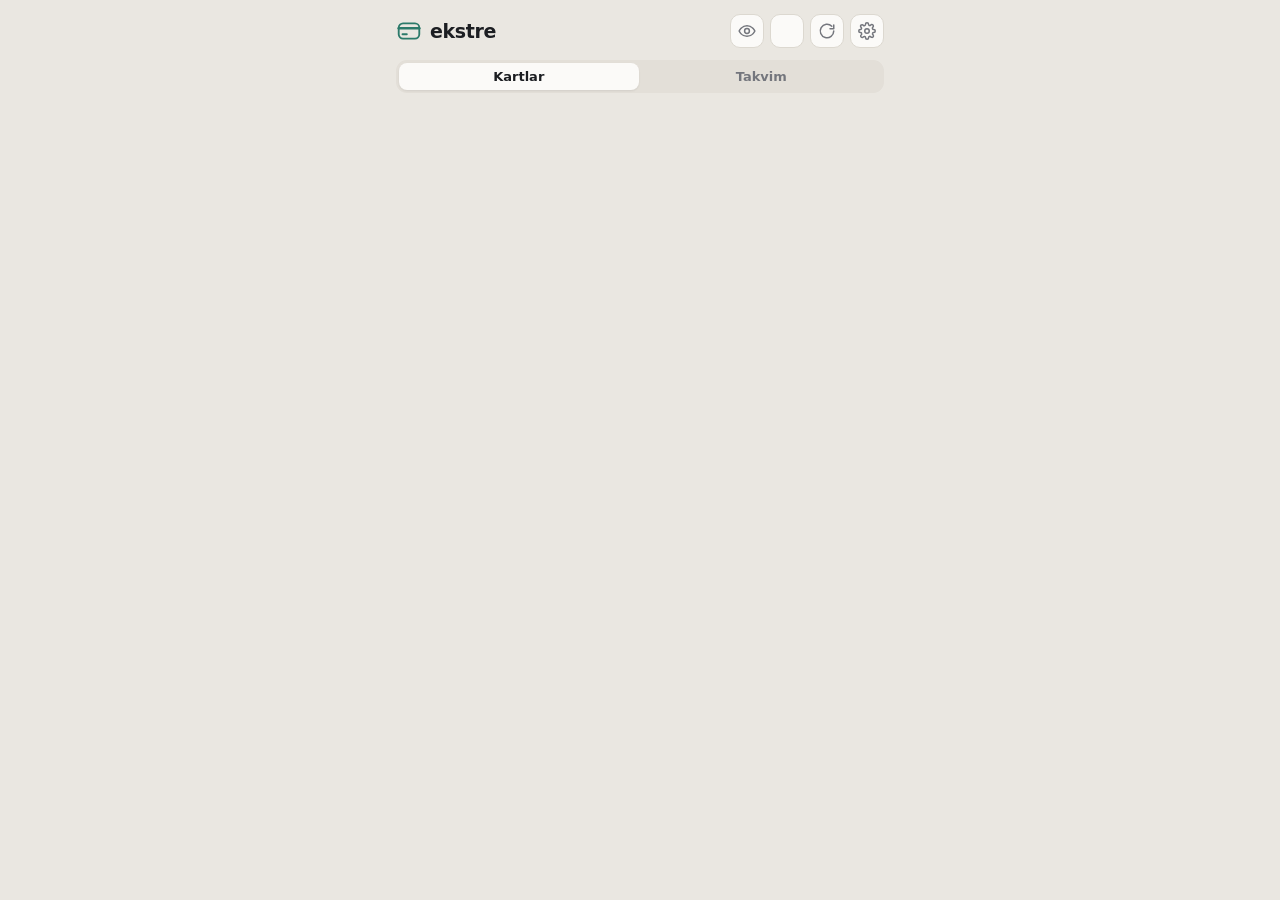
<file: ui/index.html>
<!DOCTYPE html>
<html lang="tr">
  <head>
    <meta charset="UTF-8" />
    <meta name="viewport" content="width=device-width, initial-scale=1.0" />
    <title>Ekstre</title>
    <script src="theme.js"></script>
    <link rel="stylesheet" href="styles.css?v=3" />
  </head>
  <body class="blur">
    <header>
      <div class="bar">
        <h1>
          <svg class="mark" viewBox="0 0 24 24" aria-hidden="true">
            <rect x="2.5" y="5" width="19" height="14" rx="4" />
            <path class="stripe" d="M2.5 9.5h19" />
            <path d="M6 15h4" />
          </svg>
          <span class="wordmark">ekstre</span>
        </h1>
        <div class="actions">
          <button id="toggle" class="ic" title="Tutarları göster/gizle" aria-label="Tutarları göster/gizle">
            <svg viewBox="0 0 24 24"><path d="M1.5 12S5 5 12 5s10.5 7 10.5 7S19 19 12 19 1.5 12 1.5 12Z"/><circle cx="12" cy="12" r="3.2"/></svg>
          </button>
          <button id="theme" class="ic" title="Açık/koyu tema" aria-label="Açık/koyu tema"></button>
          <button id="poll" class="ic" title="Tara" aria-label="Tara">
            <svg viewBox="0 0 24 24"><path d="M21 12a9 9 0 1 1-2.6-6.4"/><path d="M21 4v5h-5"/></svg>
          </button>
          <button id="settings" class="ic" title="Ayarlar" aria-label="Ayarlar">
            <svg viewBox="0 0 24 24"><circle cx="12" cy="12" r="3"/><path d="M19.4 15a1.6 1.6 0 0 0 .3 1.8l.1.1a2 2 0 1 1-2.8 2.8l-.1-.1a1.6 1.6 0 0 0-1.8-.3 1.6 1.6 0 0 0-1 1.5V21a2 2 0 1 1-4 0v-.1a1.6 1.6 0 0 0-1-1.5 1.6 1.6 0 0 0-1.8.3l-.1.1a2 2 0 1 1-2.8-2.8l.1-.1a1.6 1.6 0 0 0 .3-1.8 1.6 1.6 0 0 0-1.5-1H3a2 2 0 1 1 0-4h.1a1.6 1.6 0 0 0 1.5-1 1.6 1.6 0 0 0-.3-1.8l-.1-.1a2 2 0 1 1 2.8-2.8l.1.1a1.6 1.6 0 0 0 1.8.3H9a1.6 1.6 0 0 0 1-1.5V3a2 2 0 1 1 4 0v.1a1.6 1.6 0 0 0 1 1.5 1.6 1.6 0 0 0 1.8-.3l.1-.1a2 2 0 1 1 2.8 2.8l-.1.1a1.6 1.6 0 0 0-.3 1.8V9a1.6 1.6 0 0 0 1.5 1H21a2 2 0 1 1 0 4h-.1a1.6 1.6 0 0 0-1.5 1Z"/></svg>
          </button>
        </div>
      </div>
      <div class="tabs">
        <button id="tab-cards" class="tab active">Kartlar</button>
        <button id="tab-calendar" class="tab">Takvim</button>
      </div>
    </header>

    <main id="cards"></main>
    <section id="calendar" hidden></section>

    <p id="empty" class="empty" hidden>Henüz ekstre yok.</p>
    <p id="status" class="status"></p>
    <p id="lastscan" class="lastscan"></p>

    <script type="module" src="app.js"></script>
  </body>
</html>
</file>
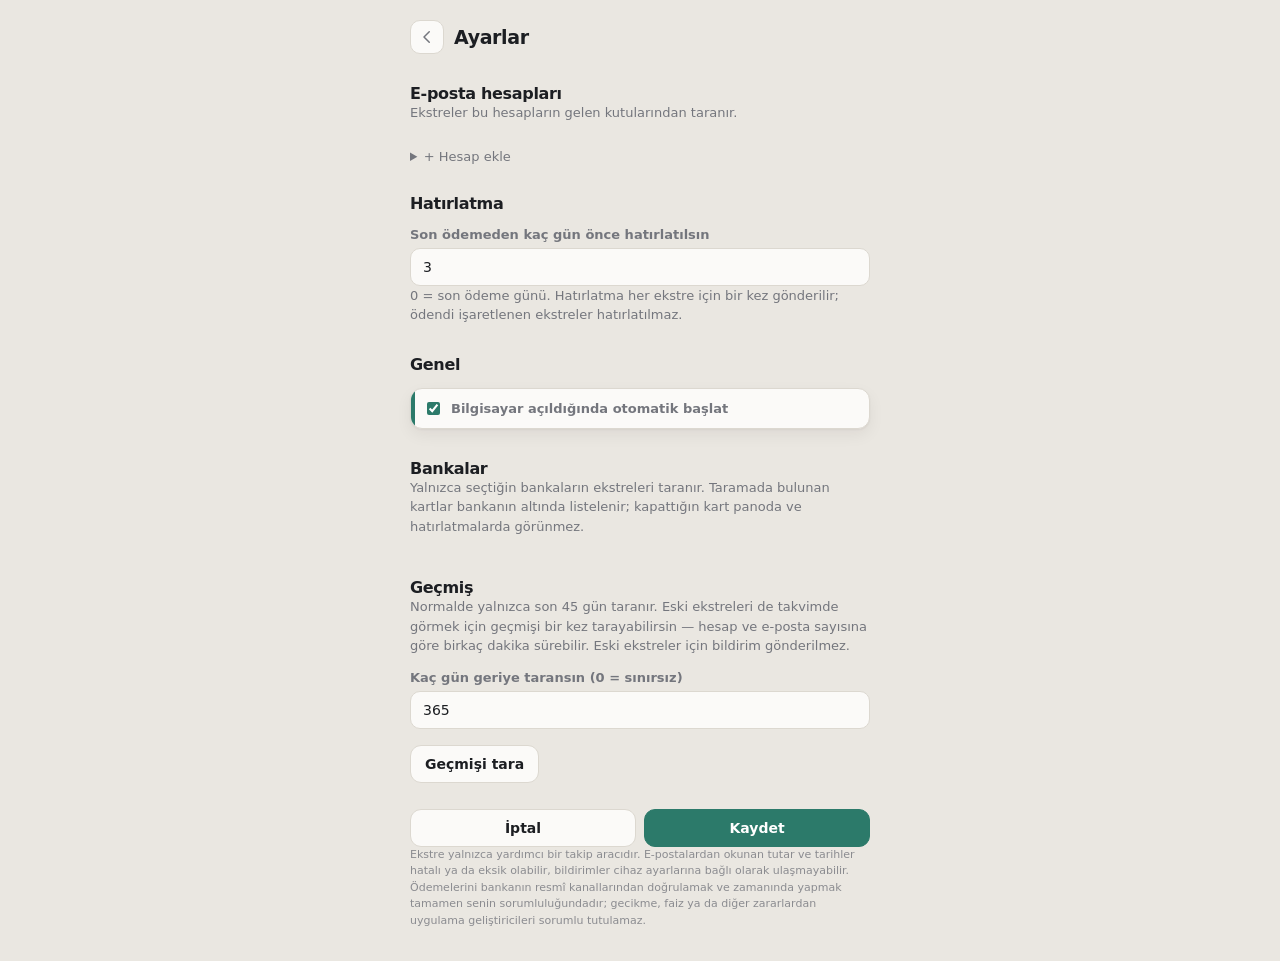
<file: ui/settings.html>
<!DOCTYPE html>
<html lang="tr">
  <head>
    <meta charset="UTF-8" />
    <meta name="viewport" content="width=device-width, initial-scale=1.0" />
    <title>Ekstre — Ayarlar</title>
    <script src="theme.js"></script>
    <link rel="stylesheet" href="styles.css?v=3" />
    <link rel="stylesheet" href="wizard.css?v=3" />
  </head>
  <body>
    <div class="wizard">
      <div class="settings-head">
        <button class="ic" id="back" title="Geri" aria-label="Geri">
          <svg viewBox="0 0 24 24"><path d="M15 5l-7 7 7 7"/></svg>
        </button>
        <h1>Ayarlar</h1>
      </div>

      <h1 class="section">E-posta hesapları</h1>
      <p class="hint">Ekstreler bu hesapların gelen kutularından taranır.</p>
      <div id="account-list" class="account-list"></div>

      <details id="add-account">
        <summary>+ Hesap ekle</summary>
        <label>E-posta sağlayıcı
          <select id="provider"></select>
        </label>
        <p class="hint" id="pw-hint"></p>
        <label>E-posta adresi
          <input id="user" type="email" placeholder="ornek@gmail.com" />
        </label>
        <label>Uygulama şifresi
          <input id="password" type="password" placeholder="Uygulama şifresi" />
        </label>
        <div id="server-fields" hidden>
          <label>Sunucu <input id="host" type="text" /></label>
          <label>Port <input id="port" type="number" value="993" /></label>
        </div>
        <details>
          <summary>Gelişmiş (IMAP klasörü)</summary>
          <label>Klasör <input id="mailbox" type="text" value="INBOX" /></label>
        </details>
        <div class="test">
          <button class="btn" id="test-btn">Bağlantıyı test et</button>
          <span id="test-result" class="result"></span>
        </div>
        <div class="nav">
          <button class="btn primary" id="add-btn">Hesabı ekle</button>
        </div>
      </details>

      <h1 class="section">Hatırlatma</h1>
      <label>Son ödemeden kaç gün önce hatırlatılsın
        <input id="reminder-days" type="number" min="0" max="30" value="3" />
      </label>
      <p class="hint">0 = son ödeme günü. Hatırlatma her ekstre için bir kez gönderilir;
        ödendi işaretlenen ekstreler hatırlatılmaz.</p>

      <h1 class="section">Genel</h1>
      <label class="bank-row">
        <input id="launch-at-login" type="checkbox" checked />
        <span>Bilgisayar açıldığında otomatik başlat</span>
      </label>

      <h1 class="section">Bankalar</h1>
      <p class="hint">Yalnızca seçtiğin bankaların ekstreleri taranır. Taramada
        bulunan kartlar bankanın altında listelenir; kapattığın kart panoda ve
        hatırlatmalarda görünmez.</p>
      <div id="bank-list" class="bank-list"></div>

      <h1 class="section">Geçmiş</h1>
      <p class="hint">Normalde yalnızca son 45 gün taranır. Eski ekstreleri de
        takvimde görmek için geçmişi bir kez tarayabilirsin — hesap ve e-posta
        sayısına göre birkaç dakika sürebilir. Eski ekstreler için bildirim
        gönderilmez.</p>
      <label>Kaç gün geriye taransın (0 = sınırsız)
        <input id="deep-days" type="number" min="0" max="3650" value="365" />
      </label>
      <div class="test">
        <button class="btn" id="deep-scan">Geçmişi tara</button>
        <span id="deep-result" class="result"></span>
      </div>

      <p id="save-result" class="result"></p>
      <div class="nav">
        <button class="btn" id="cancel">İptal</button>
        <button class="btn primary" id="save">Kaydet</button>
      </div>

      <p class="disclaimer">Ekstre yalnızca yardımcı bir takip aracıdır.
        E-postalardan okunan tutar ve tarihler hatalı ya da eksik olabilir,
        bildirimler cihaz ayarlarına bağlı olarak ulaşmayabilir. Ödemelerini
        bankanın resmî kanallarından doğrulamak ve zamanında yapmak tamamen
        senin sorumluluğundadır; gecikme, faiz ya da diğer zararlardan
        uygulama geliştiricileri sorumlu tutulamaz.</p>
    </div>
    <script type="module" src="settings.js"></script>
  </body>
</html>
</file>
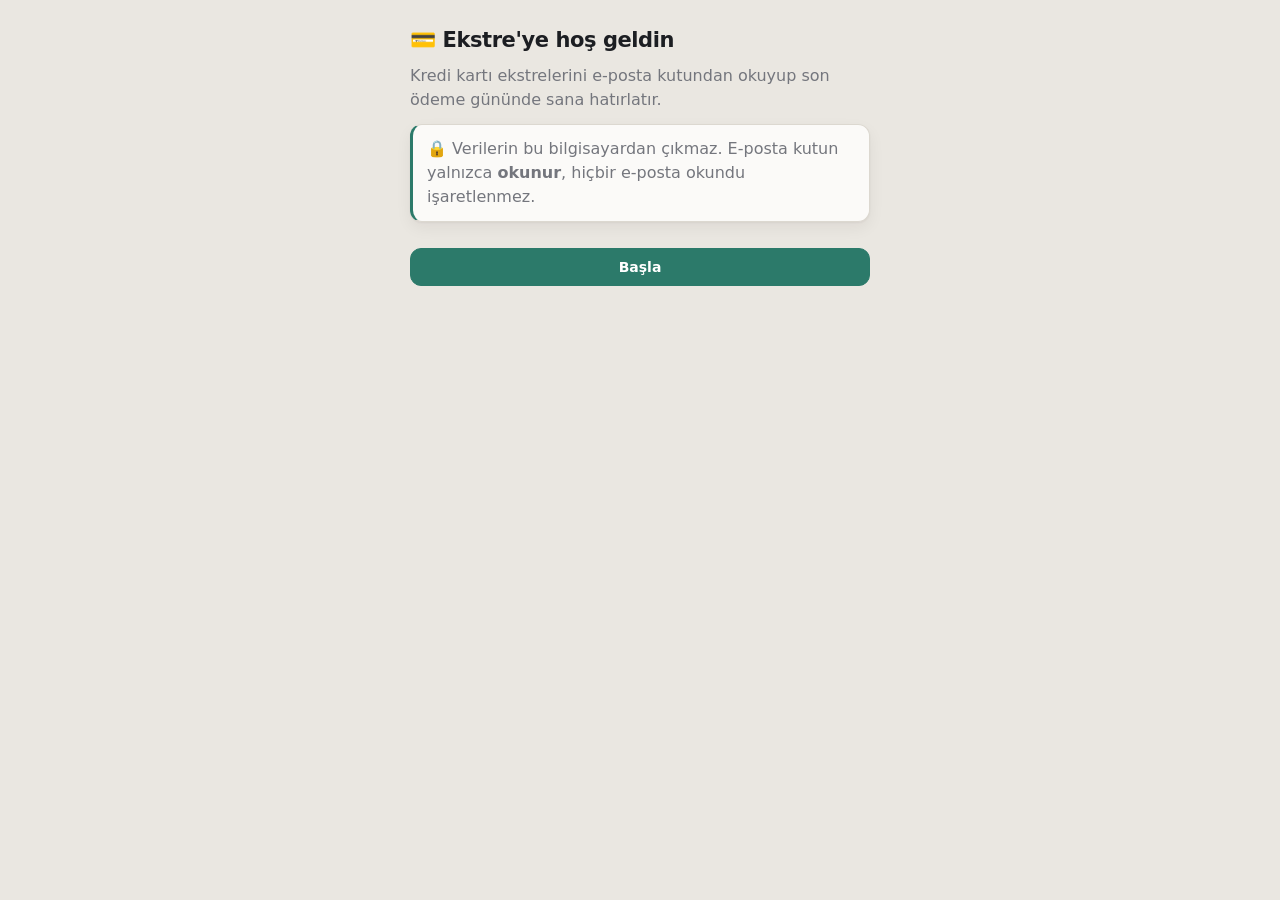
<file: ui/wizard.html>
<!DOCTYPE html>
<html lang="tr">
  <head>
    <meta charset="UTF-8" />
    <meta name="viewport" content="width=device-width, initial-scale=1.0" />
    <title>Ekstre — Kurulum</title>
    <script src="theme.js"></script>
    <link rel="stylesheet" href="styles.css?v=3" />
    <link rel="stylesheet" href="wizard.css?v=3" />
  </head>
  <body>
    <div class="wizard">
      <!-- Step 1: welcome -->
      <section class="step" data-step="1">
        <h1>💳 Ekstre'ye hoş geldin</h1>
        <p>Kredi kartı ekstrelerini e-posta kutundan okuyup son ödeme gününde
           sana hatırlatır.</p>
        <p class="privacy">🔒 Verilerin bu bilgisayardan çıkmaz. E-posta kutun
           yalnızca <b>okunur</b>, hiçbir e-posta okundu işaretlenmez.</p>
        <div class="nav"><button class="btn primary" data-next>Başla</button></div>
      </section>

      <!-- Step 2: email -->
      <section class="step" data-step="2" hidden>
        <h1>E-posta hesabını bağla</h1>
        <label>E-posta sağlayıcı
          <select id="provider"></select>
        </label>
        <p class="hint" id="pw-hint"></p>
        <label>E-posta adresi
          <input id="user" type="email" placeholder="ornek@gmail.com" />
        </label>
        <label>Uygulama şifresi
          <input id="password" type="password" placeholder="Uygulama şifresi" />
        </label>
        <div id="server-fields" hidden>
          <label>Sunucu <input id="host" type="text" /></label>
          <label>Port <input id="port" type="number" value="993" /></label>
        </div>
        <details>
          <summary>Gelişmiş (IMAP klasörü)</summary>
          <label>Klasör <input id="mailbox" type="text" value="INBOX" /></label>
        </details>
        <div class="test">
          <button class="btn" id="test-btn">Bağlantıyı test et</button>
          <span id="test-result" class="result"></span>
        </div>
        <div class="nav">
          <button class="btn" data-prev>Geri</button>
          <button class="btn primary" data-next id="email-next" disabled>Devam</button>
        </div>
      </section>

      <!-- Step 3: banks -->
      <section class="step" data-step="3" hidden>
        <h1>Bankalarını seç</h1>
        <p class="hint">Yalnızca seçtiğin bankaların ekstreleri taranır.</p>
        <div id="bank-list" class="bank-list"></div>
        <p id="finish-result" class="result"></p>
        <p class="disclaimer">Ekstre yalnızca yardımcı bir takip aracıdır.
          E-postalardan okunan tutar ve tarihler hatalı ya da eksik olabilir,
          bildirimler cihaz ayarlarına bağlı olarak ulaşmayabilir. Ödemelerini
          bankanın resmî kanallarından doğrulamak ve zamanında yapmak tamamen
          senin sorumluluğundadır; gecikme, faiz ya da diğer zararlardan
          uygulama geliştiricileri sorumlu tutulamaz.</p>
        <div class="nav">
          <button class="btn" data-prev>Geri</button>
          <button class="btn primary" id="finish">Bitir</button>
        </div>
      </section>
    </div>
    <script type="module" src="wizard.js"></script>
  </body>
</html>
</file>
<file: ui/styles.css>
:root {
  color-scheme: light;
  --bg: #eae7e1;
  --card: #fbfaf8;
  --sunk: #e3dfd8;
  --text: #1c1e22;
  --muted: #74767d;
  --border: #dcd8d0;
  --accent: #2c7a6a;
  --ok: #2c7a6a;
  --warn: #b26a12;
  --now: #bd3a33;
  --past: #8a8f98;
  --shadow: 0 1px 2px rgba(30, 25, 20, 0.05), 0 6px 16px rgba(30, 25, 20, 0.06);

  --font-ui: "SF Pro Rounded", ui-rounded, system-ui, -apple-system,
    BlinkMacSystemFont, "Segoe UI", Roboto, sans-serif;
  --font-num: ui-monospace, "SF Mono", SFMono-Regular, Menlo, "Cascadia Mono",
    monospace;
}
:root[data-theme="dark"] {
  color-scheme: dark;
  --bg: #131619;
  --card: #1c2024;
  --sunk: #24282d;
  --text: #eceae4;
  --muted: #979ba3;
  --border: #2b2f34;
  --accent: #4fb3a0;
  --ok: #4fb3a0;
  --warn: #dc9a3a;
  --now: #ef6b60;
  --past: #868b93;
  --shadow: 0 1px 2px rgba(0, 0, 0, 0.3), 0 8px 20px rgba(0, 0, 0, 0.28);
}

* { box-sizing: border-box; }

body {
  margin: 0 auto;
  max-width: 520px;
  padding: 14px 16px 20px;
  font-family: var(--font-ui);
  background: var(--bg);
  color: var(--text);
  -webkit-font-smoothing: antialiased;
}

.num { font-family: var(--font-num); font-variant-numeric: tabular-nums; }

/* ── header ── */
header { margin-bottom: 14px; }
.bar { display: flex; align-items: center; gap: 8px; }

h1 {
  flex: 1;
  min-width: 0;
  margin: 0;
  display: flex;
  align-items: center;
  gap: 8px;
  font-size: 19px;
  font-weight: 700;
  letter-spacing: -0.02em;
}
h1 .wordmark { overflow: hidden; text-overflow: ellipsis; white-space: nowrap; }
h1 .mark {
  flex: 0 0 auto;
  width: 26px;
  height: 26px;
  fill: none;
  stroke: var(--accent);
  stroke-width: 1.7;
  stroke-linecap: round;
  stroke-linejoin: round;
}
h1 .mark .stripe { stroke: var(--accent); stroke-width: 2.4; }

.actions { display: flex; gap: 6px; flex: 0 0 auto; }

.ic {
  width: 34px;
  height: 34px;
  display: inline-flex;
  align-items: center;
  justify-content: center;
  padding: 0;
  border: 1px solid var(--border);
  border-radius: 10px;
  background: var(--card);
  color: var(--muted);
  cursor: pointer;
  transition: color 0.12s, border-color 0.12s, transform 0.06s;
}
.ic:hover { color: var(--text); border-color: var(--muted); }
.ic:active { transform: translateY(1px); }
.ic svg {
  width: 18px; height: 18px;
  fill: none; stroke: currentColor;
  stroke-width: 2; stroke-linecap: round; stroke-linejoin: round;
}

/* ── segmented tabs ── */
.tabs {
  display: flex;
  gap: 3px;
  margin-top: 12px;
  padding: 3px;
  border-radius: 11px;
  background: var(--sunk);
}
.tab {
  flex: 1;
  padding: 6px 10px;
  border: 0;
  border-radius: 8px;
  background: transparent;
  color: var(--muted);
  font-family: inherit;
  font-size: 13px;
  font-weight: 600;
  cursor: pointer;
  transition: color 0.12s;
}
.tab:hover { color: var(--text); }
.tab.active {
  background: var(--card);
  color: var(--text);
  box-shadow: 0 1px 2px rgba(30, 25, 20, 0.08);
}

/* ── statement card ── */
.card {
  position: relative;
  background: var(--card);
  border: 1px solid var(--border);
  border-radius: 16px;
  padding: 14px 16px 15px;
  margin-bottom: 11px;
  overflow: hidden;
  box-shadow: var(--shadow);
  animation: rise 0.32s cubic-bezier(0.2, 0.7, 0.3, 1) backwards;
  animation-delay: calc(var(--i, 0) * 45ms);
}
.card::before {
  content: "";
  position: absolute;
  inset: 0 auto 0 0;
  width: 4px;
  background: var(--accent);
}

.card-head { display: flex; align-items: center; gap: 8px; }
.bank {
  font-weight: 700;
  font-size: 14px;
  letter-spacing: -0.01em;
}
.masked {
  flex: 1;
  min-width: 0;
  color: var(--muted);
  font-family: var(--font-num);
  font-size: 12px;
  letter-spacing: 0.02em;
}

.dl,
.pay,
.hide {
  flex: 0 0 auto;
  width: 30px;
  height: 30px;
  display: inline-flex;
  align-items: center;
  justify-content: center;
  padding: 0;
  border: 1px solid transparent;
  border-radius: 8px;
  background: transparent;
  color: var(--muted);
  cursor: pointer;
  transition: color 0.12s, background 0.12s, border-color 0.12s;
}
.dl:hover, .pay:hover { color: var(--accent); background: var(--sunk); border-color: var(--border); }
.hide:hover { color: var(--now); background: var(--sunk); border-color: var(--border); }
.dl:active, .pay:active, .hide:active { transform: translateY(1px); }
.dl:disabled, .pay:disabled, .hide:disabled { opacity: 0.4; cursor: default; }
.dl svg,
.pay svg,
.hide svg {
  width: 16px; height: 16px;
  fill: none; stroke: currentColor;
  stroke-width: 2; stroke-linecap: round; stroke-linejoin: round;
}
.pay.on {
  color: #fff;
  background: var(--ok);
  border-color: var(--ok);
}
.pay.on:hover { color: #fff; background: var(--ok); border-color: var(--ok); filter: brightness(1.06); }

.hero {
  display: flex;
  align-items: baseline;
  gap: 12px;
  flex-wrap: wrap;
  margin: 9px 0 12px;
}
.amt-value {
  font-family: var(--font-num);
  font-variant-numeric: tabular-nums;
  font-size: 15px;
  font-weight: 600;
}
.hero .amt-value {
  font-size: 25px;
  letter-spacing: -0.02em;
  line-height: 1;
}
.hero .cur { font-size: 0.62em; color: var(--muted); font-weight: 500; }
.min {
  color: var(--muted);
  font-size: 12px;
  font-weight: 500;
}
.min b { font-family: var(--font-num); font-weight: 600; color: var(--text); }
body.blur .amt-value,
body.blur .min b { filter: blur(7px); }

/* signature: due-date heat track */
.track {
  height: 5px;
  border-radius: 999px;
  background: var(--sunk);
  overflow: hidden;
}
.track-fill {
  display: block;
  height: 100%;
  border-radius: 999px;
  background: var(--ok);
  transition: width 0.5s cubic-bezier(0.2, 0.7, 0.3, 1);
}
.card.warn .track-fill { background: var(--warn); }
.card.now .track-fill { background: var(--now); }
.card.past .track-fill { background: var(--past); }
.card.paid .track-fill { background: var(--ok); }

.card-foot {
  display: flex;
  align-items: baseline;
  justify-content: space-between;
  gap: 10px;
  margin-top: 9px;
  font-size: 12px;
  color: var(--muted);
}
.due { min-width: 0; }
.days {
  flex: 0 0 auto;
  font-weight: 700;
  font-size: 12px;
  color: var(--ok);
}
.card.warn .days { color: var(--warn); }
.card.now .days { color: var(--now); }
.card.past .days { color: var(--past); font-weight: 600; }
.card.paid .days { color: var(--ok); }
.card.paid .hero .amt-value { color: var(--muted); }

/* ── empty / status ── */
.empty {
  text-align: center;
  color: var(--muted);
  margin-top: 48px;
  font-size: 14px;
}
.status {
  text-align: center;
  color: var(--muted);
  font-size: 12px;
  min-height: 16px;
  margin: 14px 0 0;
}
.lastscan {
  text-align: center;
  color: var(--muted);
  font-size: 11px;
  opacity: 0.75;
  margin: 4px 0 14px;
}

/* ── calendar ── */
.cal-head {
  display: flex;
  align-items: center;
  justify-content: space-between;
  margin-bottom: 12px;
}
.cal-title { font-weight: 700; font-size: 15px; letter-spacing: -0.01em; }
.cal-nav {
  width: 30px; height: 30px;
  border: 1px solid var(--border);
  border-radius: 8px;
  background: var(--card);
  color: var(--text);
  font-size: 16px;
  line-height: 1;
  cursor: pointer;
  transition: border-color 0.12s, transform 0.06s;
}
.cal-nav:hover { border-color: var(--muted); }
.cal-nav:active { transform: translateY(1px); }

.cal-dow-row,
.cal-grid { display: grid; grid-template-columns: repeat(7, minmax(0, 1fr)); gap: 3px; }
.cal-dow-row { margin-bottom: 5px; }
.cal-grid { grid-auto-rows: 62px; }
.cal-dow {
  text-align: center;
  font-size: 10px;
  font-weight: 600;
  letter-spacing: 0.03em;
  color: var(--muted);
}
.cal-cell {
  overflow: hidden;
  border: 1px solid var(--border);
  border-radius: 9px;
  background: var(--card);
  padding: 4px 4px 3px;
  transition: border-color 0.12s;
}
.cal-cell.empty { border: 0; background: transparent; }
.cal-cell.has { cursor: pointer; }
.cal-cell.has:hover { border-color: var(--muted); }
.cal-cell.today { border-color: var(--accent); }
.cal-cell.today .cal-num { font-weight: 700; color: var(--accent); }
.cal-cell.sel { outline: 2px solid var(--accent); outline-offset: -1px; }
.cal-num { display: block; font-family: var(--font-num); font-size: 11px; color: var(--muted); line-height: 1.2; }
.cal-tags { display: flex; flex-direction: column; gap: 2px; margin-top: 3px; }
.cal-tag {
  font-size: 9px;
  font-weight: 600;
  line-height: 1.5;
  color: #fff;
  border-radius: 4px;
  padding: 0 4px;
  white-space: nowrap;
  overflow: hidden;
  text-overflow: ellipsis;
}
.cal-tag.more { background: var(--muted); }

.cal-detail:empty { display: none; }
.cal-detail { margin: 14px 0 4px; }
.cal-day-title {
  font-size: 11px;
  font-weight: 600;
  color: var(--muted);
  text-transform: uppercase;
  letter-spacing: 0.05em;
  margin-bottom: 8px;
}
.cal-item {
  display: flex;
  justify-content: space-between;
  align-items: center;
  gap: 10px;
  position: relative;
  overflow: hidden;
  background: var(--card);
  border: 1px solid var(--border);
  border-radius: 12px;
  padding: 10px 13px;
  margin-bottom: 8px;
  box-shadow: var(--shadow);
}
.cal-item::before {
  content: "";
  position: absolute;
  inset: 0 auto 0 0;
  width: 4px;
  background: var(--accent);
}
.cal-item .masked { flex: 0 0 auto; margin-left: 8px; }
.cal-item .amt-value { white-space: nowrap; }
.cal-paid { color: var(--ok); font-weight: 700; margin-right: 5px; }

/* ── focus + motion ── */
:focus-visible {
  outline: 2px solid var(--accent);
  outline-offset: 2px;
  border-radius: 8px;
}

@keyframes rise {
  from { opacity: 0; transform: translateY(6px); }
  to { opacity: 1; transform: none; }
}
@media (prefers-reduced-motion: reduce) {
  .card { animation: none; }
  .track-fill { transition: none; }
  * { scroll-behavior: auto; }
}
</file>
<file: ui/wizard.css>
.wizard { max-width: 460px; margin: 0 auto; padding-top: 6px; }
.settings-head { display: flex; align-items: center; gap: 10px; }
.settings-head h1 { flex: 1; margin: 0; }
.step h1 { font-size: 21px; margin: 8px 0 12px; letter-spacing: -0.02em; }
h1.section { margin-top: 30px; font-size: 16px; }
.step p, .wizard > p { color: var(--muted); line-height: 1.5; margin: 0 0 12px; }
.privacy {
  background: var(--card);
  border: 1px solid var(--border);
  border-left: 3px solid var(--accent);
  border-radius: 12px;
  padding: 12px 14px;
  box-shadow: var(--shadow);
}
.hint { color: var(--muted); font-size: 13px; line-height: 1.5; }
.disclaimer {
  color: var(--muted);
  font-size: 11px;
  line-height: 1.5;
  opacity: 0.8;
  margin-top: 20px;
}
.hint code {
  font-family: var(--font-num);
  background: var(--sunk);
  border: 1px solid var(--border);
  padding: 1px 5px;
  border-radius: 6px;
}

label { display: block; font-size: 13px; font-weight: 600; color: var(--muted); margin: 14px 0 0; }
input, select {
  width: 100%;
  margin-top: 6px;
  padding: 10px 12px;
  border: 1px solid var(--border);
  border-radius: 10px;
  background: var(--card);
  color: var(--text);
  font-family: inherit;
  font-size: 14px;
  transition: border-color 0.12s, box-shadow 0.12s;
}
input:focus, select:focus {
  outline: none;
  border-color: var(--accent);
  box-shadow: 0 0 0 3px color-mix(in srgb, var(--accent) 18%, transparent);
}
/* WebKit renders selects with the native chrome unless appearance is reset,
   which clashes with the custom padding/border — draw our own chevron. */
select {
  appearance: none;
  -webkit-appearance: none;
  padding-right: 36px;
  background-image: url("data:image/svg+xml;charset=utf-8,%3Csvg xmlns='http://www.w3.org/2000/svg' viewBox='0 0 24 24' fill='none' stroke='%2374767d' stroke-width='2.2' stroke-linecap='round' stroke-linejoin='round'%3E%3Cpath d='m6 9 6 6 6-6'/%3E%3C/svg%3E");
  background-repeat: no-repeat;
  background-position: right 12px center;
  background-size: 15px;
}
:root[data-theme="dark"] select {
  background-image: url("data:image/svg+xml;charset=utf-8,%3Csvg xmlns='http://www.w3.org/2000/svg' viewBox='0 0 24 24' fill='none' stroke='%23979ba3' stroke-width='2.2' stroke-linecap='round' stroke-linejoin='round'%3E%3Cpath d='m6 9 6 6 6-6'/%3E%3C/svg%3E");
}
details { margin-top: 14px; }
summary { cursor: pointer; color: var(--muted); font-size: 13px; }

.btn {
  padding: 10px 14px;
  border: 1px solid var(--border);
  border-radius: 11px;
  background: var(--card);
  color: var(--text);
  font-family: inherit;
  font-size: 14px;
  font-weight: 600;
  cursor: pointer;
  transition: border-color 0.12s, background 0.12s, transform 0.06s, filter 0.12s;
}
.btn:hover { border-color: var(--muted); }
.btn:active { transform: translateY(1px); }
.btn.primary {
  background: var(--accent);
  color: #fff;
  border-color: var(--accent);
}
.btn.primary:hover { filter: brightness(1.06); border-color: var(--accent); }
.btn:disabled { opacity: 0.45; cursor: default; filter: none; transform: none; }

.test { display: flex; align-items: center; gap: 10px; margin-top: 16px; }
.result { font-size: 13px; font-weight: 600; }
.result.ok { color: var(--ok); }
.result.err { color: var(--now); }

.nav { display: flex; gap: 8px; margin-top: 26px; }
.nav .btn { flex: 1; }

.bank-list { display: flex; flex-direction: column; gap: 8px; margin-top: 12px; }
.bank-row {
  position: relative;
  display: flex;
  align-items: center;
  gap: 11px;
  padding: 12px 14px 12px 16px;
  border: 1px solid var(--border);
  border-radius: 12px;
  background: var(--card);
  box-shadow: var(--shadow);
  cursor: pointer;
  transition: border-color 0.12s;
  overflow: hidden;
}
.bank-row::before {
  content: "";
  position: absolute;
  inset: 0 auto 0 0;
  width: 4px;
  background: var(--accent);
}
.bank-row:hover { border-color: var(--muted); }
.bank-row input { width: auto; margin: 0; accent-color: var(--accent); }
.bank-row span { font-weight: 700; }

.bank-group { display: flex; flex-direction: column; gap: 6px; }
.card-subs { display: flex; flex-direction: column; gap: 5px; margin: 0 0 2px 22px; }
.card-sub {
  display: flex;
  align-items: center;
  gap: 9px;
  margin: 0;
  padding: 7px 12px;
  border: 1px solid var(--border);
  border-radius: 10px;
  background: var(--card);
  cursor: pointer;
  transition: border-color 0.12s;
}
.card-sub:hover { border-color: var(--muted); }
.card-sub input { width: auto; margin: 0; accent-color: var(--accent); }
.card-sub .masked {
  flex: 1;
  min-width: 0;
  color: var(--text);
  font-family: var(--font-num);
  font-size: 12px;
  letter-spacing: 0.02em;
}
.card-ago { flex: 0 0 auto; color: var(--muted); font-size: 11px; }
.card-sub:has(input:not(:checked)) .masked { color: var(--muted); text-decoration: line-through; }

.account-list { display: flex; flex-direction: column; gap: 8px; margin-top: 12px; }
.account-row {
  display: flex;
  align-items: center;
  justify-content: space-between;
  gap: 10px;
  padding: 11px 14px;
  border: 1px solid var(--border);
  border-radius: 12px;
  background: var(--card);
  box-shadow: var(--shadow);
}
.account-info { min-width: 0; display: flex; flex-direction: column; gap: 1px; }
.account-info b {
  font-size: 14px;
  overflow: hidden;
  text-overflow: ellipsis;
  white-space: nowrap;
}
.account-row .btn { flex: 0 0 auto; padding: 7px 11px; font-size: 13px; }
.btn.danger:hover { border-color: var(--now); color: var(--now); }

.account-row.confirming { border-color: var(--now); }
.confirm-actions { display: flex; gap: 6px; flex: 0 0 auto; }
.btn.danger-solid {
  background: var(--now);
  border-color: var(--now);
  color: #fff;
}
.btn.danger-solid:hover { filter: brightness(1.06); border-color: var(--now); }
</file>
